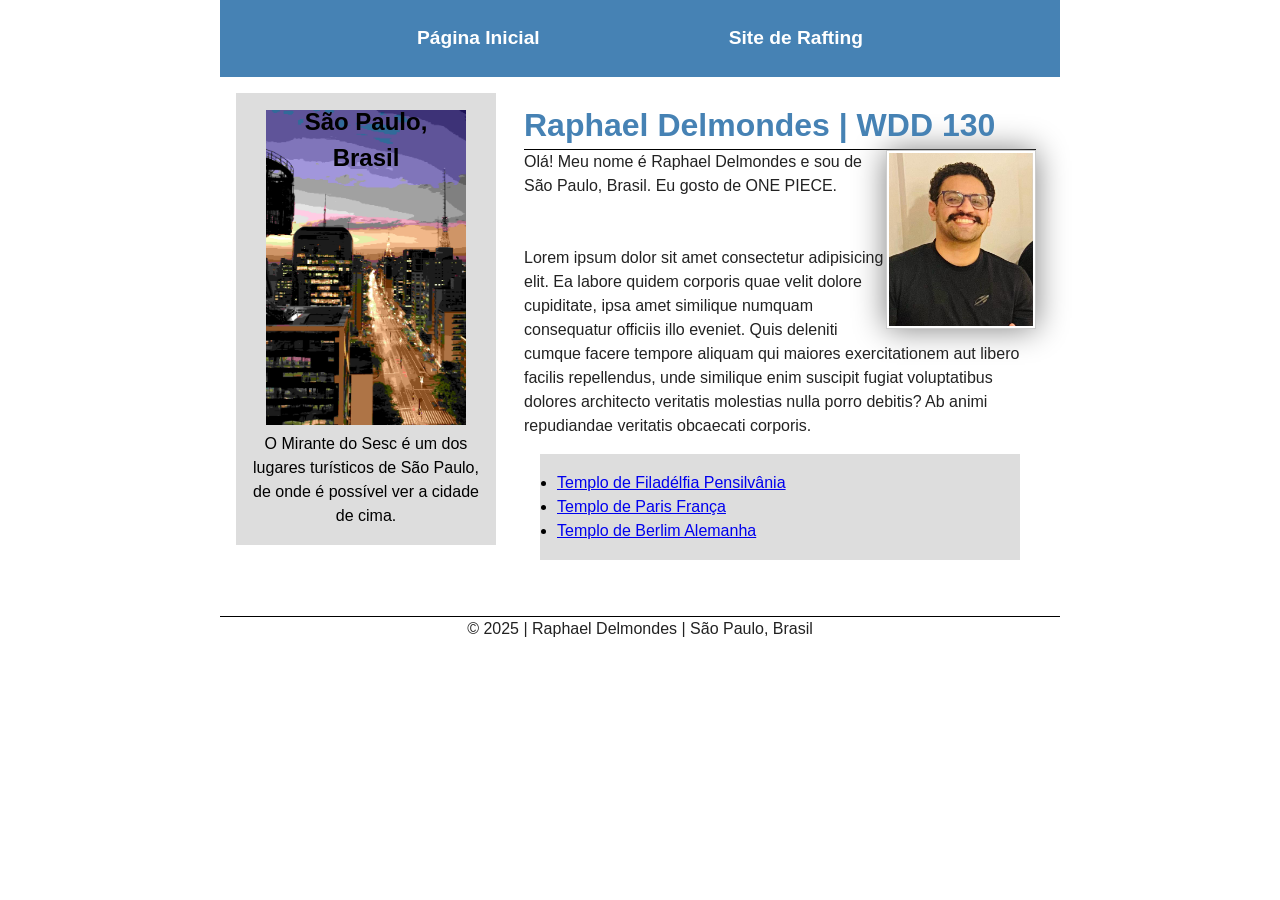
<file: index.html>
<!DOCTYPE html>
<html lang="pt-BR">

<head>
    <meta charset="UTF-8">
    <meta name="viewport" content="width=device-width, initial-scale=1.0">

    <title>Raphael Delmondes | WDD 130</title>

    <meta name="description"
        content="Olá! Meu nome é Raphael Delmondes e sou de São Paulo, Brasil. Eu gosto de ONE PIECE.">

    <meta name="author" content="Raphael Delmondes">

    <!-- CSS -->
    <link rel="stylesheet" href="estilos/estilos.css">
</head>

<body>

    <header>
        <nav>
            <a href="#">Página Inicial</a>
            <a href="wwr/">Site de Rafting</a>
        </nav>
    </header>

    <div class="grid">

        <aside class="caixa">

            <h2>São Paulo, Brasil</h2>

            <img src="imagens/mirantedosesc.jpg" alt="Vista do Mirante do Sesc em São Paulo">

            <p>
                O Mirante do Sesc é um dos lugares turísticos de São Paulo,
                de onde é possível ver a cidade de cima.
            </p>

        </aside>

        <main>

            <h1>Raphael Delmondes | WDD 130</h1>

            <img src="imagens/perfil.jpeg" alt="Foto de Raphael Delmondes">

            <p>
                Olá! Meu nome é Raphael Delmondes e sou de São Paulo, Brasil.
                Eu gosto de ONE PIECE.
            </p>

            <br><br>

            <p>
                Lorem ipsum dolor sit amet consectetur adipisicing elit. Ea labore quidem corporis quae velit dolore
                cupiditate, ipsa amet similique numquam consequatur officiis illo eveniet. Quis deleniti cumque facere
                tempore aliquam qui maiores exercitationem aut libero facilis repellendus, unde similique enim suscipit
                fugiat voluptatibus dolores architecto veritatis molestias nulla porro debitis? Ab animi repudiandae
                veritatis obcaecati corporis.
            </p>

            <ul class="caixa">

                <li>
                    <a href="https://www.churchofjesuschrist.org/temples/details/philadelphia-pennsylvania-temple"
                        target="_blank">
                        Templo de Filadélfia Pensilvânia
                    </a>
                </li>

                <li>
                    <a href="https://www.churchofjesuschrist.org/temples/details/paris-france-temple" target="_blank">
                        Templo de Paris França
                    </a>
                </li>

                <li>
                    <a href="https://www.churchofjesuschrist.org/temples/details/lima-peru-los-olivos-temple"
                        target="_blank">
                        Templo de Berlim Alemanha
                    </a>
                </li>

            </ul>

        </main>

    </div>

    <footer>
        <p>&copy; 2025 | Raphael Delmondes | São Paulo, Brasil</p>
    </footer>

</body>

</html>
</file>
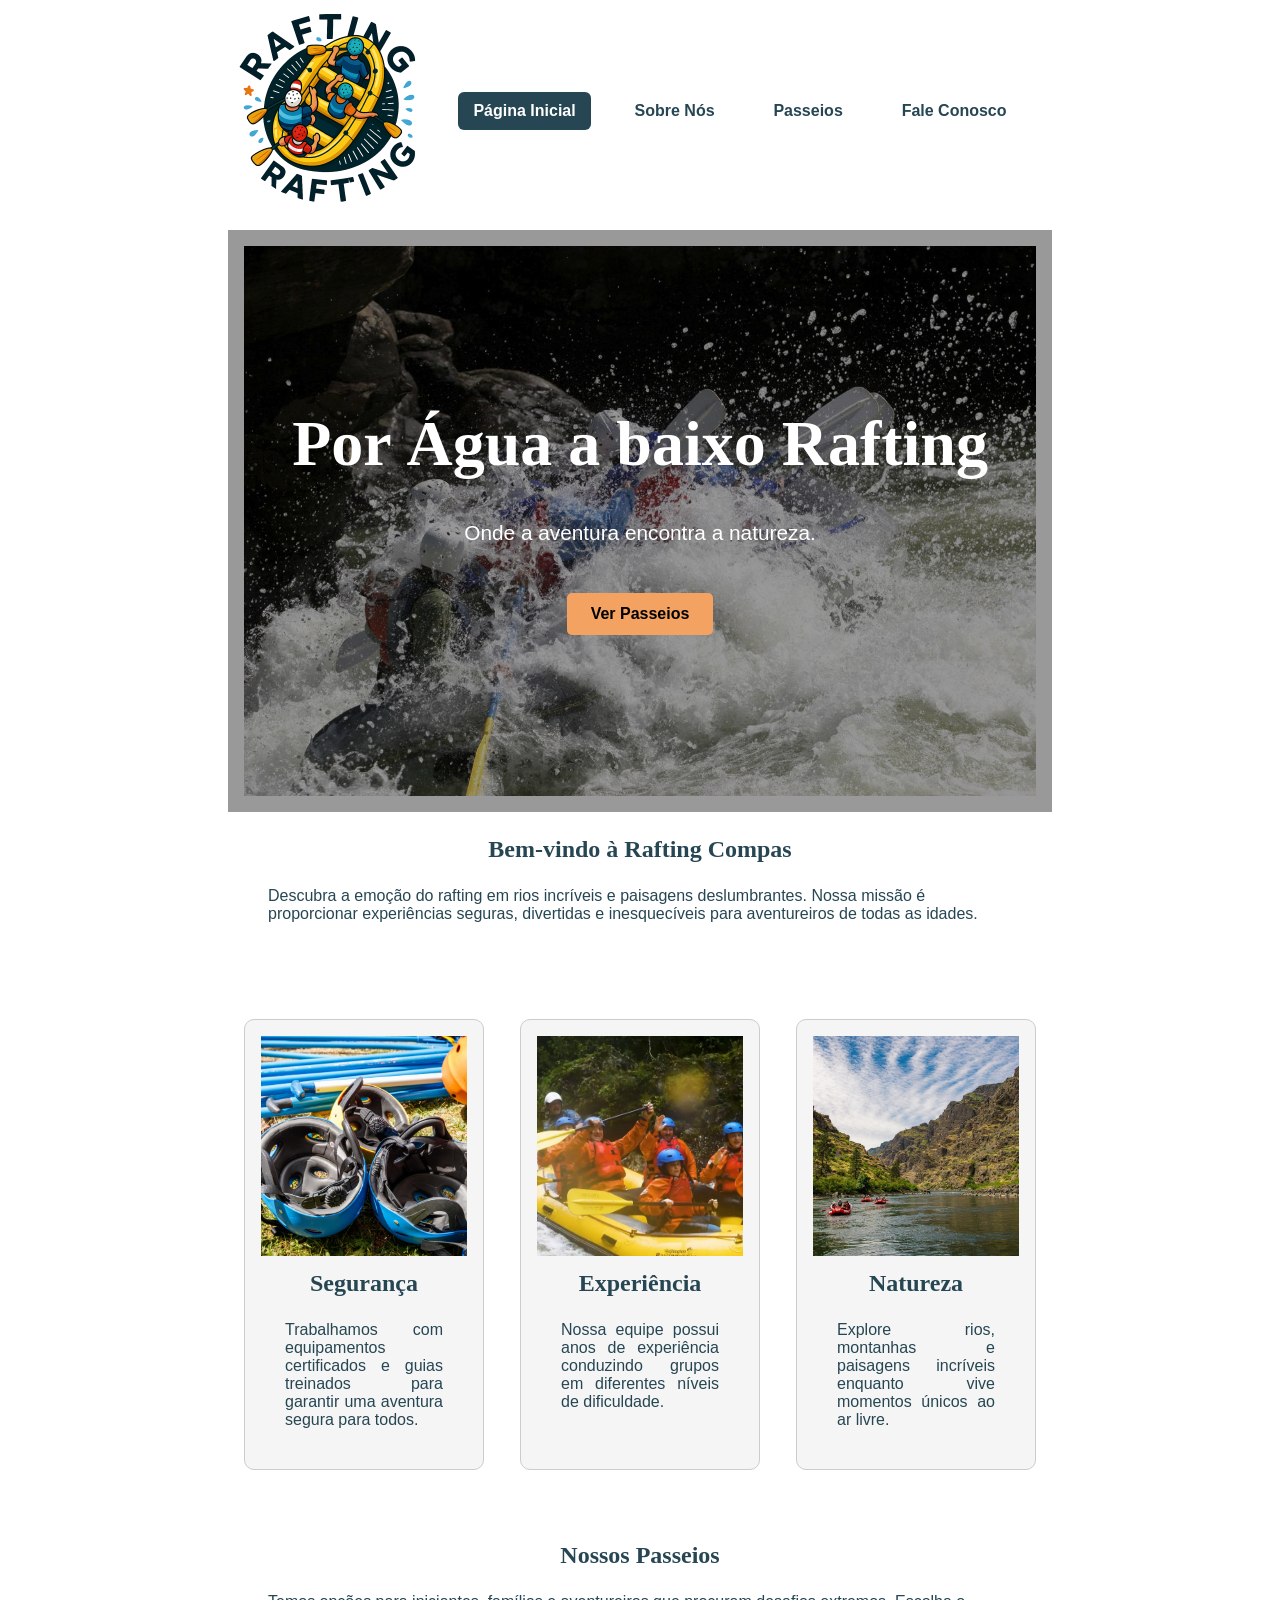
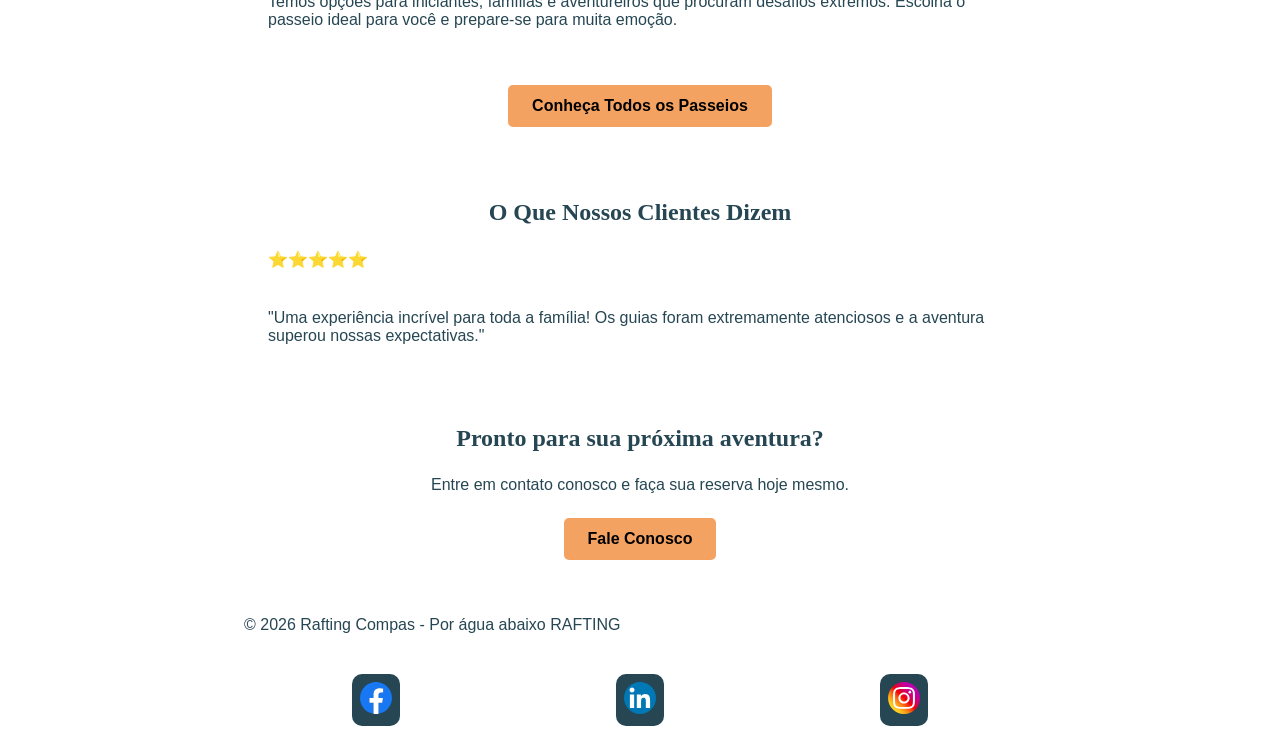
<file: wwr/index.html>
<!DOCTYPE html>
<html lang="pt-br">

<head>
    <meta charset="UTF-8">
    <meta name="viewport" content="width=device-width, initial-scale=1.0">
    <meta name="description"
        content="Rafting Compas - Viva aventuras inesquecíveis em meio à natureza com segurança, diversão e muita adrenalina.">
    <meta name="author" content="Raphael Delmondes">

    <title>Rafting Compas | Página Inicial</title>

    <link rel="stylesheet" href="estilos/rafting.css">
</head>

<body>

    <header>
        <img src="imagens/raftingcompas.png" alt="Logotipo da Rafting Compas">

        <nav>
            <a href="index.html" class="ativo">Página Inicial</a>
            <a href="sobre.html">Sobre Nós</a>
            <a href="passeios.html">Passeios</a>
            <a href="contato.html">Fale Conosco</a>
        </nav>
    </header>

    <main>

        <!-- Hero Principal -->
        <section class="hero-home">
            <img src="imagens/aventura2.jpg" alt="Grupo praticando rafting">

            <div class="overlay">
                <h1>Por Água a baixo Rafting</h1>
                <p>Onde a aventura encontra a natureza.</p>

                <a href="passeios.html" class="botao">
                    Ver Passeios
                </a>
            </div>
        </section>
        <!-- Boas-vindas -->
        <section>
            <h2>Bem-vindo à Rafting Compas</h2>

            <p>
                Descubra a emoção do rafting em rios incríveis e paisagens
                deslumbrantes. Nossa missão é proporcionar experiências
                seguras, divertidas e inesquecíveis para aventureiros de
                todas as idades.
            </p>
        </section>

        <!-- Destaques -->
        <section class="passeios-grid">

            <article class="passeio">
                <img src="imagens/indexseguranca.jpg" alt="Equipamentos de segurança">

                <h2>Segurança</h2>

                <p>
                    Trabalhamos com equipamentos certificados e guias
                    treinados para garantir uma aventura segura para todos.
                </p>
            </article>

            <article class="passeio">
                <img src="imagens/indexexp.jpg" alt="Equipe de rafting">

                <h2>Experiência</h2>

                <p>
                    Nossa equipe possui anos de experiência conduzindo
                    grupos em diferentes níveis de dificuldade.
                </p>
            </article>

            <article class="passeio">
                <img src="imagens/indexnatureza.jpg" alt="Paisagem natural">

                <h2>Natureza</h2>

                <p>
                    Explore rios, montanhas e paisagens incríveis enquanto
                    vive momentos únicos ao ar livre.
                </p>
            </article>

        </section>

        <!-- Passeios em destaque -->
        <section>
            <h2>Nossos Passeios</h2>

            <p>
                Temos opções para iniciantes, famílias e aventureiros que
                procuram desafios extremos. Escolha o passeio ideal para você
                e prepare-se para muita emoção.
            </p>

            <div class="cta">
                <a href="passeios.html" class="botao">
                    Conheça Todos os Passeios
                </a>
            </div>
        </section>

        <!-- Depoimento -->
        <section>
            <h2>O Que Nossos Clientes Dizem</h2>

            <p>
                ⭐⭐⭐⭐⭐
            </p>

            <p>
                "Uma experiência incrível para toda a família! Os guias foram
                extremamente atenciosos e a aventura superou nossas expectativas."
            </p>
        </section>

        <!-- Chamada Final -->
        <section class="cta">
            <h2>Pronto para sua próxima aventura?</h2>

            <p>
                Entre em contato conosco e faça sua reserva hoje mesmo.
            </p>

            <a href="contato.html" class="botao">
                Fale Conosco
            </a>
        </section>

    </main>

    <footer>
        <p>&copy; 2026 Rafting Compas - Por água abaixo RAFTING</p>

        <nav class="redes-sociais">
            <a href="https://www.facebook.com/" target="_blank">
                <img src="imagens/facebook.svg" alt="Facebook">
            </a>

            <a href="https://www.linkedin.com/" target="_blank">
                <img src="imagens/linkedin.svg" alt="LinkedIn">
            </a>

            <a href="https://www.instagram.com/" target="_blank">
                <img src="imagens/instagram.svg" alt="Instagram">
            </a>
        </nav>
    </footer>

</body>

</html>
</file>
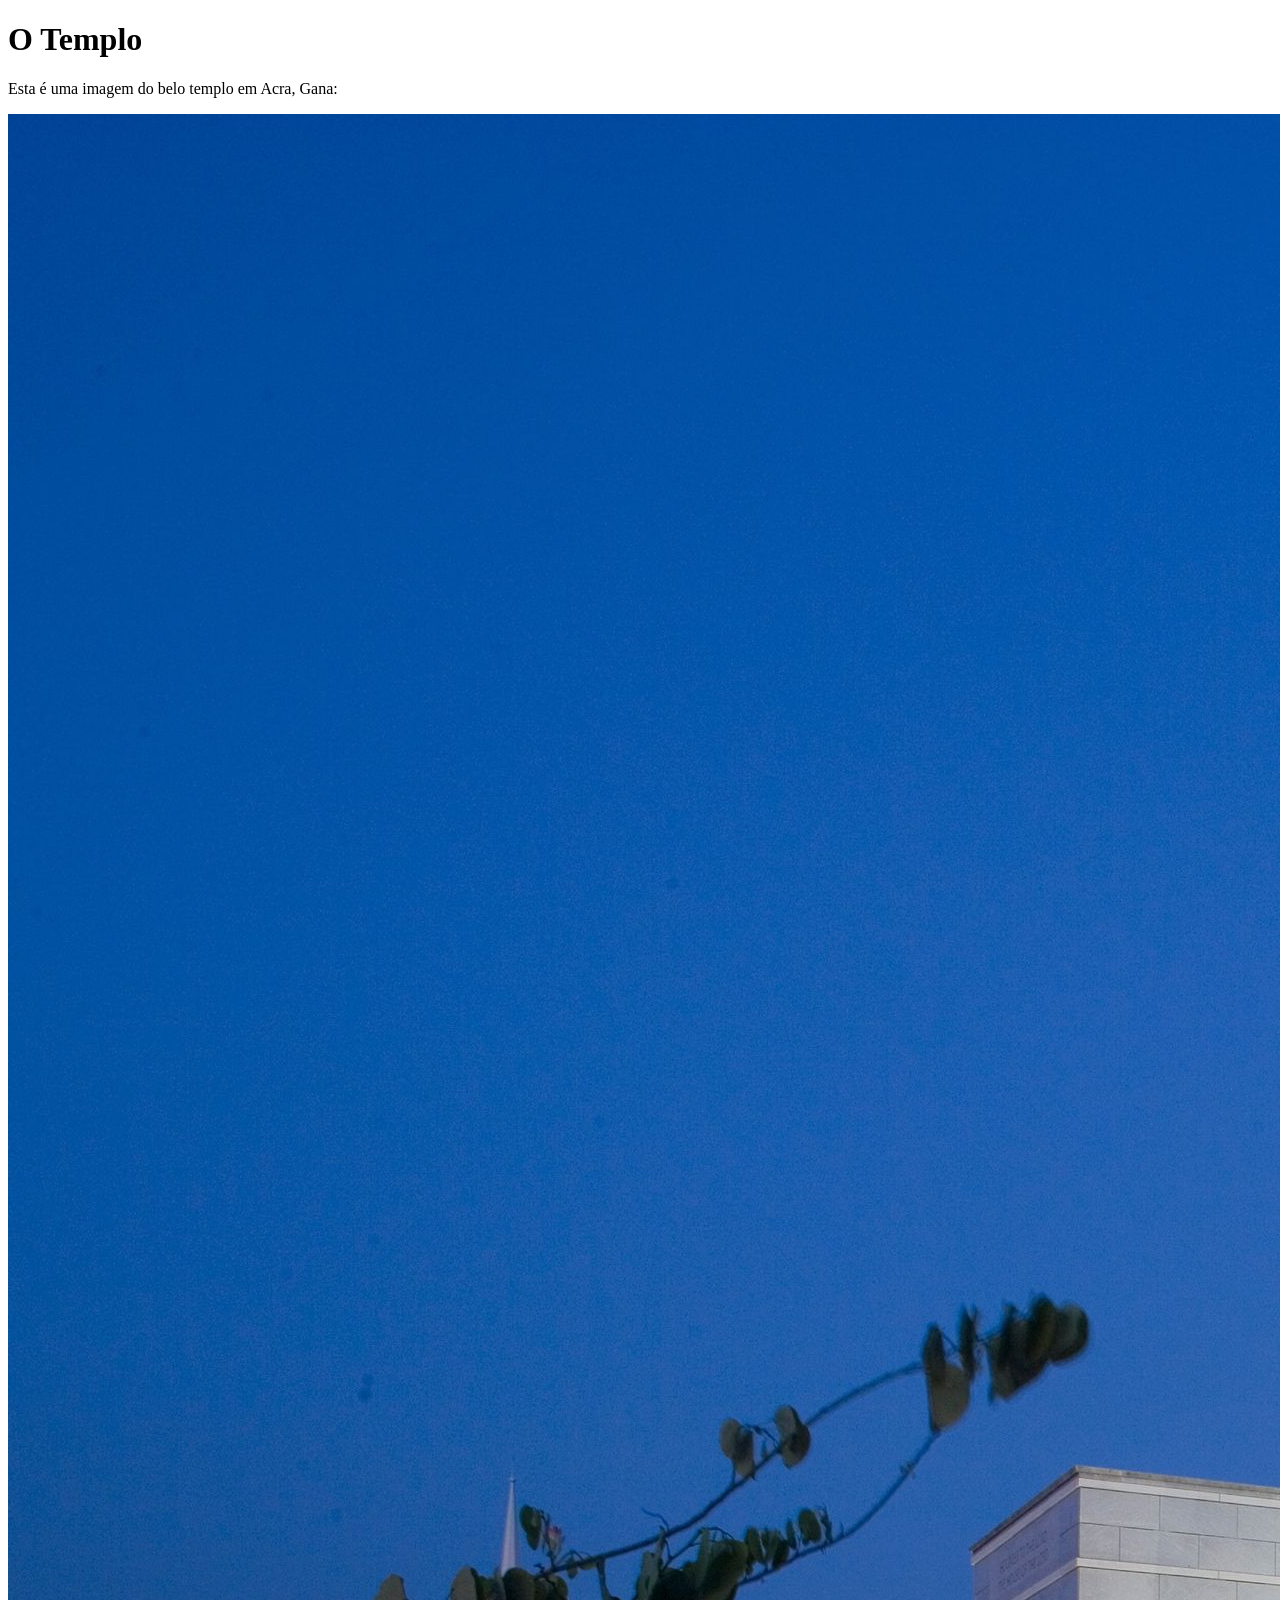
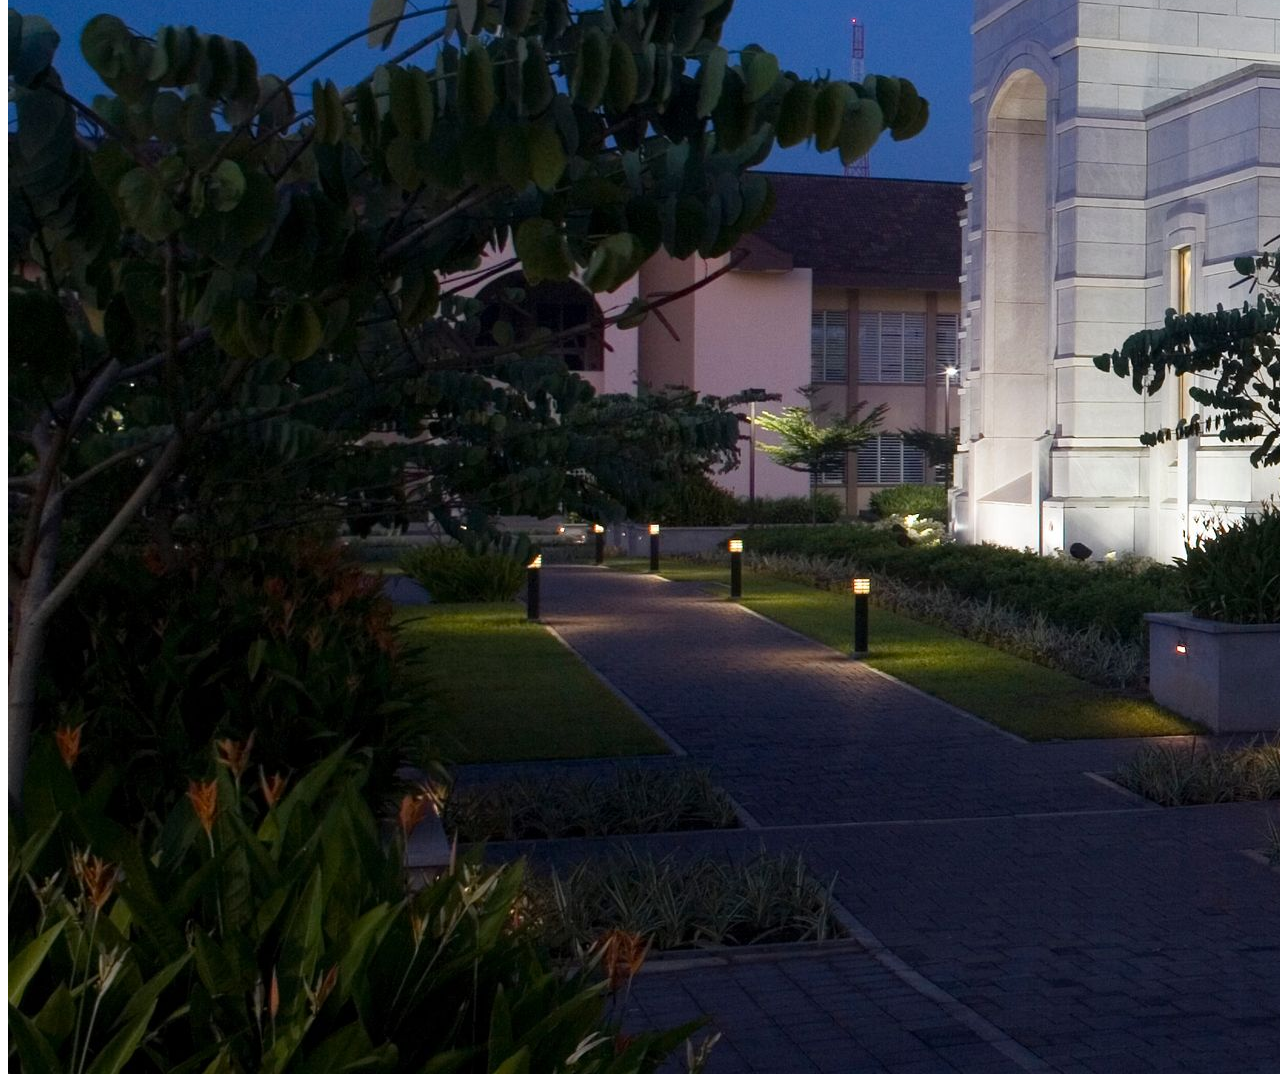
<file: semana01/imagens.html>
<!DOCTYPE html>
<html lang="pt-br">
<head>
    <meta charset="UTF-8">
    <meta name="viewport" content="width=device-width, initial-scale=1.0">
    <title>Imagem do Templo</title>
</head>
<body>
    <h1>O Templo</h1>
    <p>Esta é uma imagem do belo templo em Acra, Gana:</p>
    <img src="imagens/templo-largo.jpeg" alt="O Templo de Acra, Gana">
    
</body>
</html>
</file>
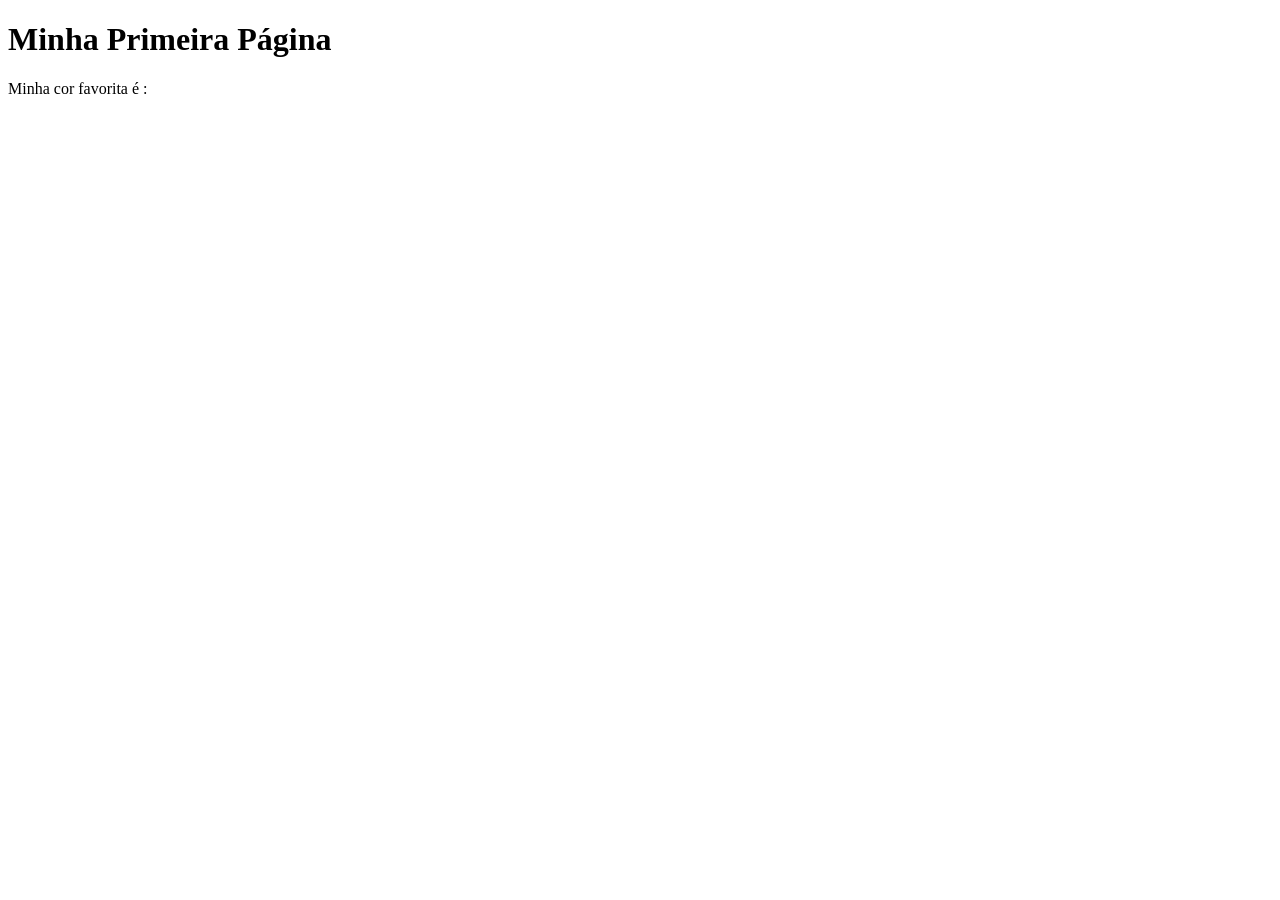
<file: semana01/primeira-pagina.html>
<!DOCTYPE html>
<html lang="pt-br">
<head>
    <meta charset="UTF-8">
    <meta name="viewport" content="width=device-width, initial-scale=1.0">
    <title>Minha Primeira Página</title>
</head>
<body>
    <h1>Minha Primeira Página</h1>
    <p>Minha cor favorita é : </p>
</body>
</html>
</file>
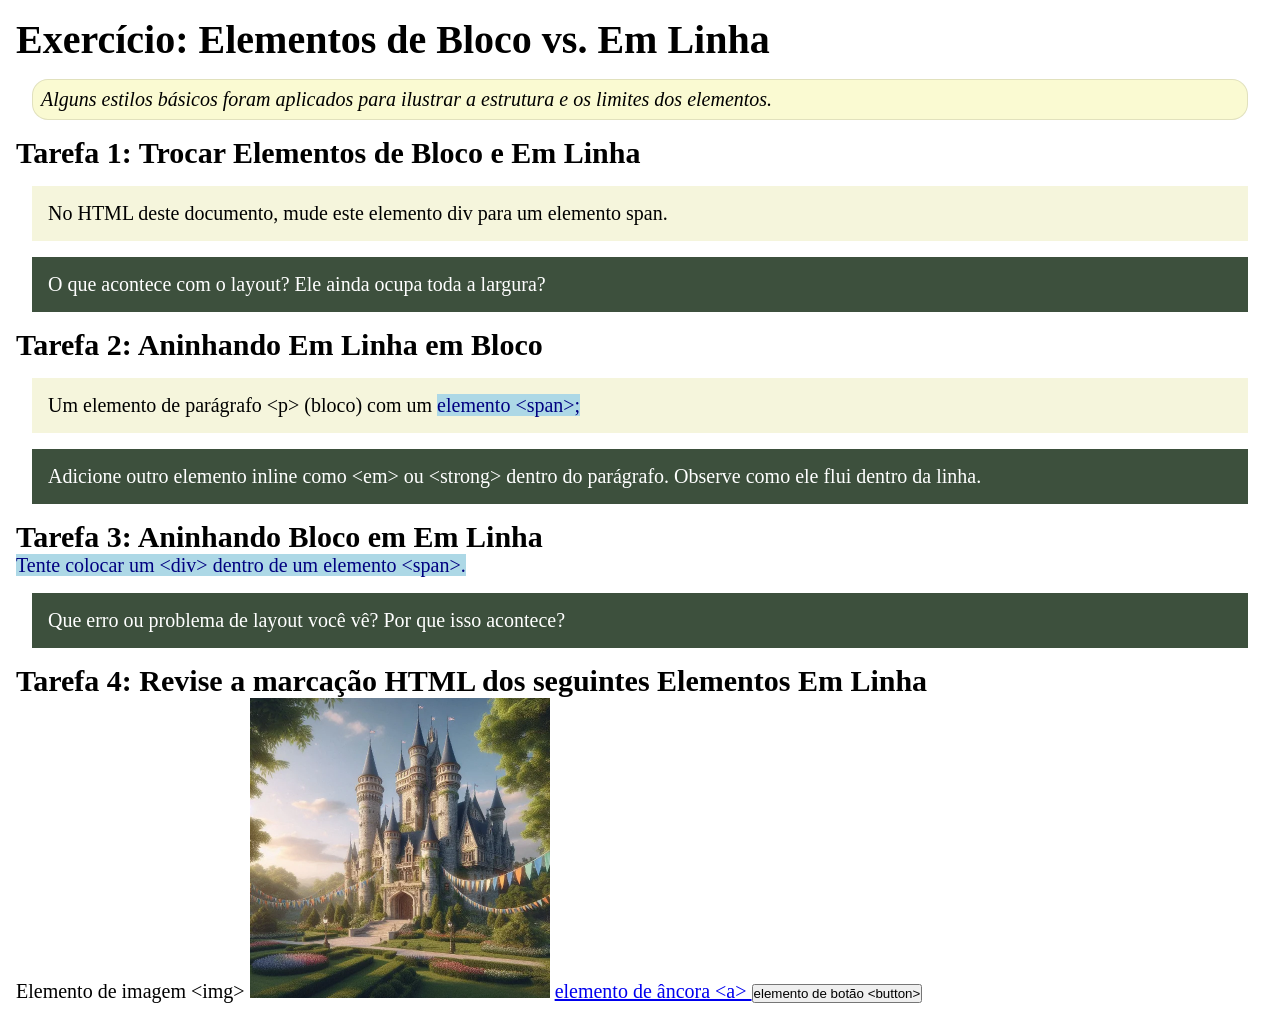
<file: semana02/bloco-vs-inline.html>
<!DOCTYPE html>
<html lang="pt-br">

<head>
    <meta charset="UTF-8">
    <meta name="viewport" content="width=device-width, initial-scale=1.0">
    <title>Exercício: Elementos de Bloco vs. Inline</title>
    <link rel="stylesheet" href="estilos/bloco-vs-inline.css">
</head>

<body>
    <main>
        <h1>Exercício: Elementos de Bloco vs. Em Linha</h1>
        <p class="note">Alguns estilos básicos foram aplicados para ilustrar a estrutura e os limites dos elementos.</p>

        <h2>Tarefa 1: Trocar Elementos de Bloco e Em Linha</h2>
        <div>No HTML deste documento, mude este elemento div para um elemento span.</div>

        <p class="question">O que acontece com o layout? Ele ainda ocupa toda a largura?</p>

        <h2>Tarefa 2: Aninhando Em Linha em Bloco</h2>
        <p>Um elemento de parágrafo &lt;p&gt; (bloco) com um <span>elemento &lt;span&gt;;</span></p>
        <p class="question">Adicione outro elemento inline como &lt;em&gt; ou &lt;strong&gt; dentro do parágrafo.
            Observe como ele flui dentro da linha.</p>

        <h2>Tarefa 3: Aninhando Bloco em Em Linha</h2>
        <span>Tente colocar um &lt;div&gt; dentro de um elemento &lt;span&gt;.</span>
        <p class="question">Que erro ou problema de layout você vê? Por que isso acontece?</p>


        <h2>Tarefa 4: Revise a marcação HTML dos seguintes Elementos Em Linha</h2>
        Elemento de imagem &lt;img&gt;
        <img src="imagens/castelo.webp" alt="imagem (imagens estão em linha)" width="300" height="300">
        <a href="https://churchofjesuschrist.org">elemento de âncora &lt;a&gt; </a>
        <button type="button">elemento de botão &lt;button&gt;</button>
    </main>
</body>

</html>
</file>
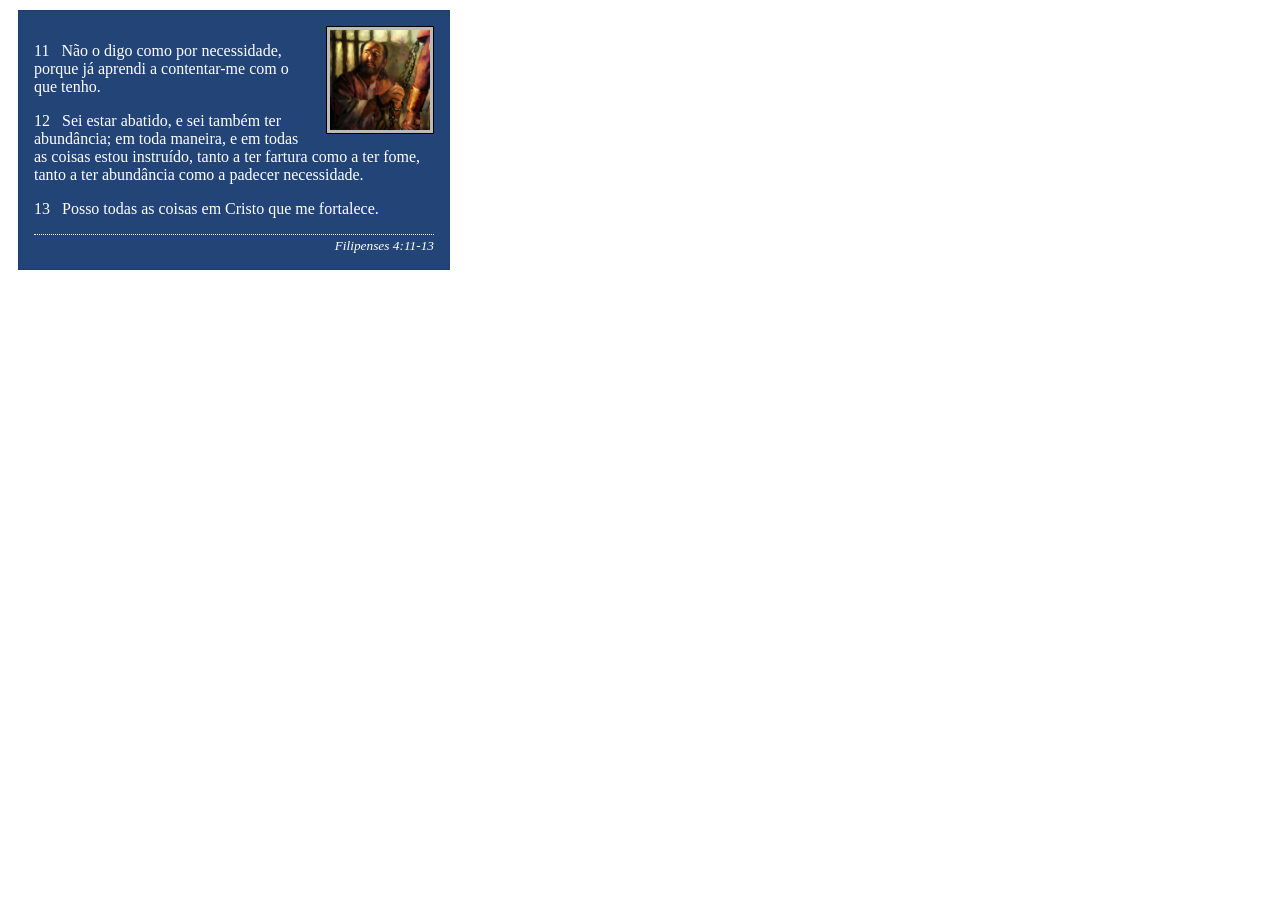
<file: semana02/box-model-solucao.html>
<!DOCTYPE html>
<html lang="pt-br">

<head>
    <meta charset="UTF-8">
    <meta name="viewport" content="width=device-width, initial-scale=1.0">
    <title>Atividade de Box Model</title>
    <link rel="stylesheet" href="estilos/box-model-solucao.css">
</head>

<body>
    <main>
        <div class="callout">
            <img src="imagens/apostolo-paulo-preso.webp" alt="Apóstolo Paulo - Preso em Roma" width="200" height="200">
            <blockquote>
                <p>11 &nbsp; Não o digo como por necessidade, porque já aprendi a contentar-me com o que tenho.</p>
                <p>12 &nbsp; Sei estar abatido, e sei também ter abundância; em toda maneira, e em todas as coisas estou
                    instruído, tanto a ter fartura como a ter fome, tanto a ter abundância como a padecer necessidade.
                </p>
                <p>13 &nbsp; Posso todas as coisas em Cristo que me fortalece.</p>
            </blockquote>
            <cite>Filipenses 4:11-13</cite>
        </div>
    </main>
</body>

</html>
</file>
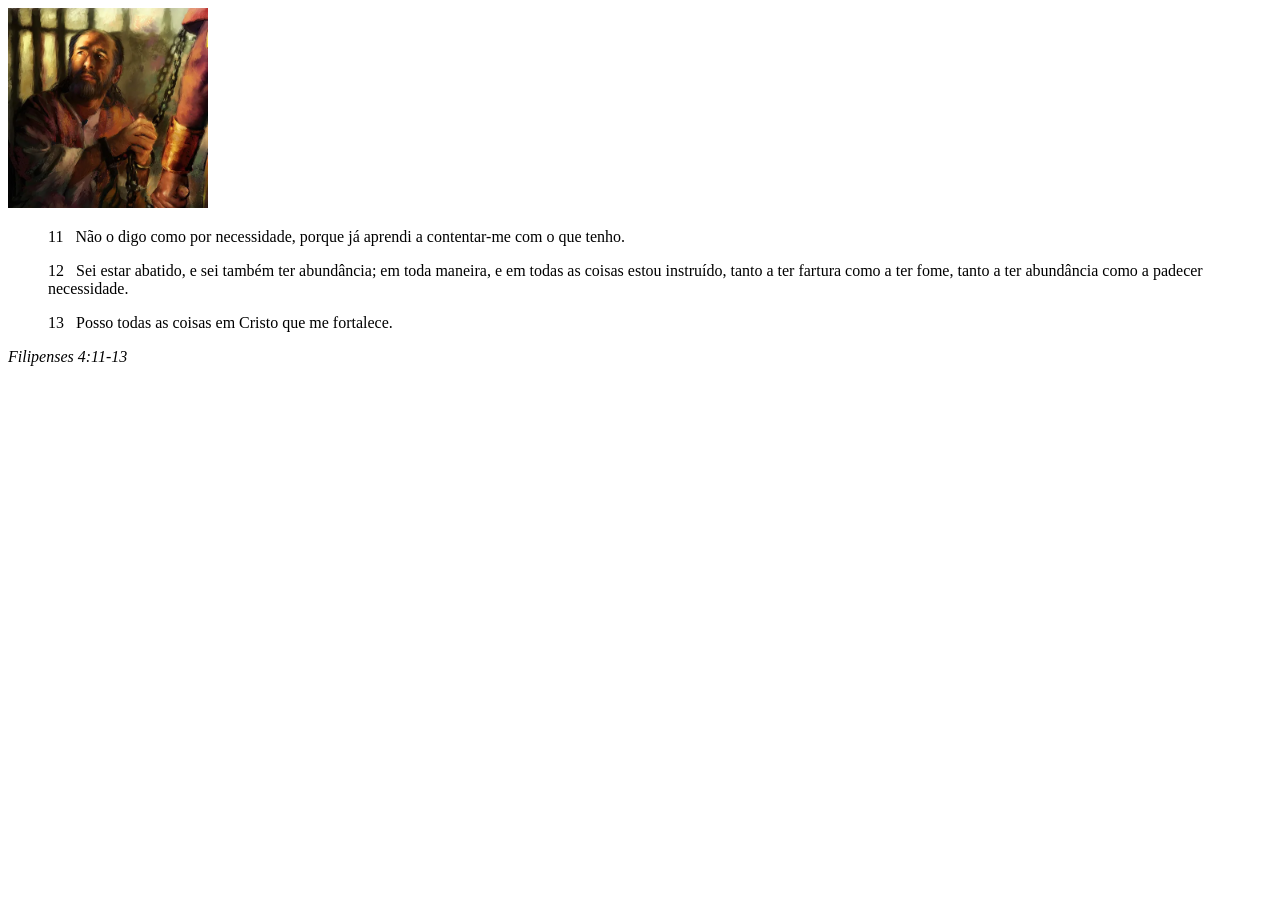
<file: semana02/box-model.html>
<!DOCTYPE html>
<html lang="pt-br">
<head>
    <meta charset="UTF-8">
    <meta name="viewport" content="width=device-width, initial-scale=1.0">
    <title>Atividade de Box Model</title>
</head>
<body>
    <main>
        <div class="callout">
            <img src="imagens/apostolo-paulo-preso.webp" alt="Apóstolo Paulo - Preso em Roma" width="200" height="200">
            <blockquote>
                <p>11 &nbsp; Não o digo como por necessidade, porque já aprendi a contentar-me com o que tenho.</p>
                <p>12 &nbsp; Sei estar abatido, e sei também ter abundância; em toda maneira, e em todas as coisas estou instruído, tanto a ter fartura como a ter fome, tanto a ter abundância como a padecer necessidade.</p>
                <p>13 &nbsp; Posso todas as coisas em Cristo que me fortalece.</p>
            </blockquote>
            <cite>Filipenses 4:11-13</cite>
        </div>
    </main>
</body>
</html>
</file>
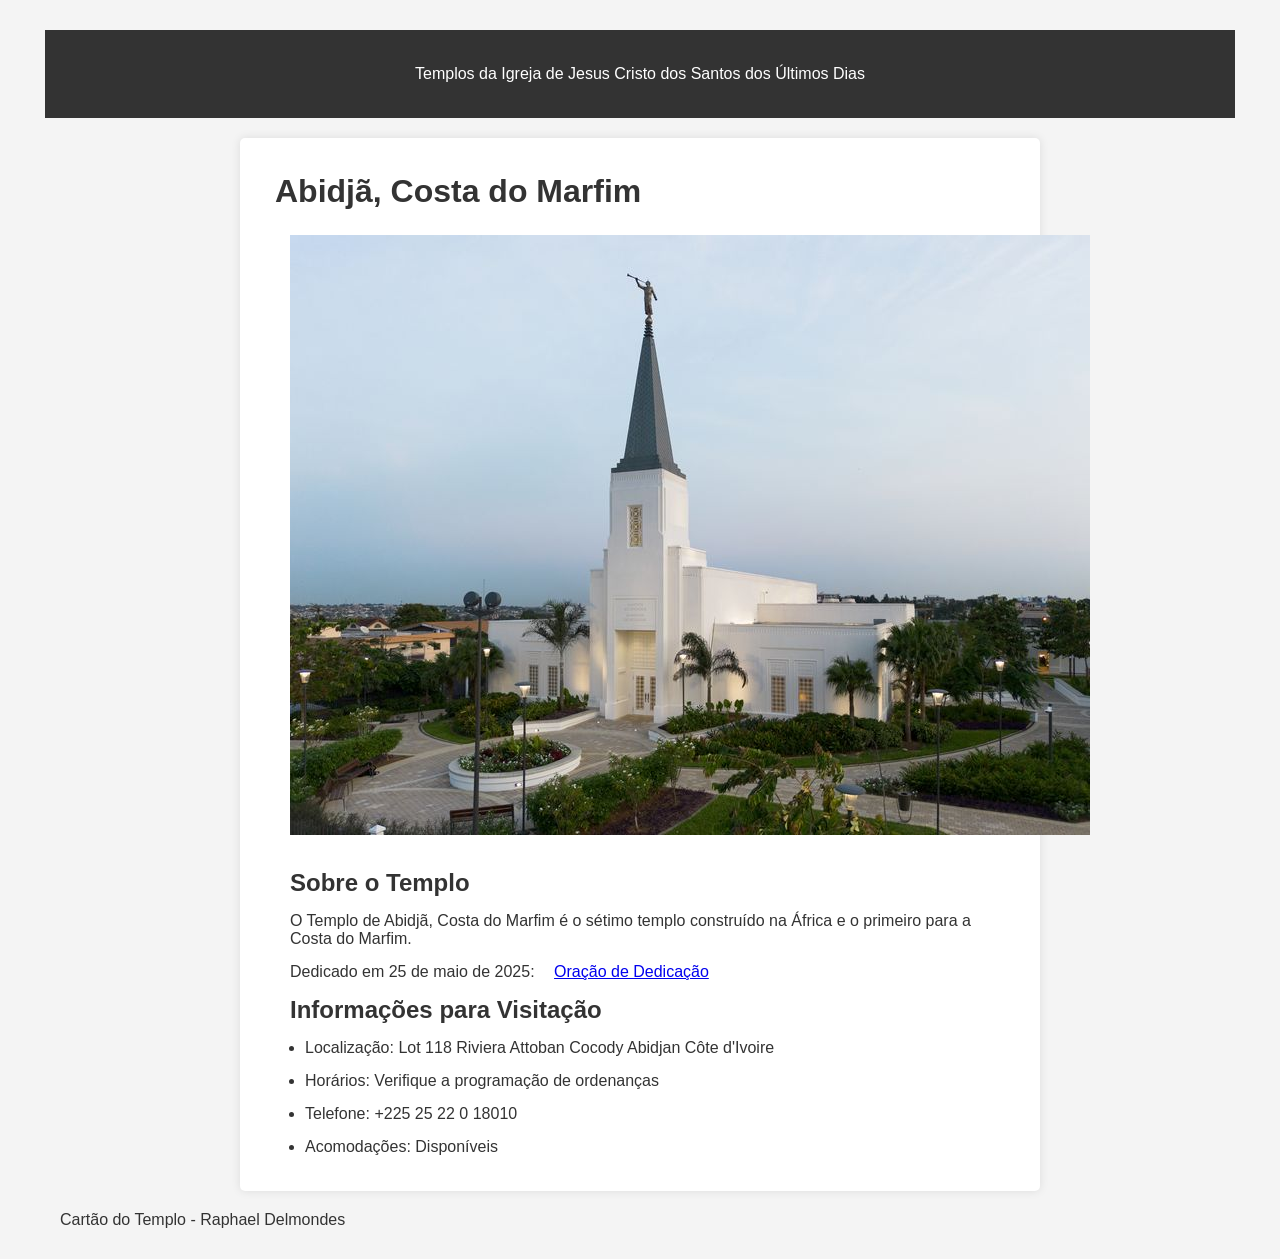
<file: semana02/templo.html>
<!DOCTYPE html>
<html lang="pt-br">

<head>
    <meta charset="UTF-8">
    <meta name="viewport" content="width=device-width, initial-scale=1.0">
    <title>Cartão do Templo - Abidjã, Costa do Marfim</title>
    <link rel="stylesheet" href="estilos/templo.css">
</head>

<body>
    <header>
        <p>Templos da Igreja de Jesus Cristo dos Santos dos Últimos Dias</p>
    </header>
    <main>
        <h1>Abidjã, Costa do Marfim</h1>
        <picture>
            <img src="imagens/abidja-costa-do-marfim.jpeg" alt="Templo de Abidjã, Costa do Marfim">
        </picture>
        <section>
            <h2>Sobre o Templo</h2>
            <p>O Templo de Abidjã, Costa do Marfim é o sétimo templo construído na África e o primeiro para a Costa do Marfim.</p>
            <p>Dedicado em 25 de maio de 2025: <a
                    href="https://www.churchofjesuschrist.org/temples/dedicatory-prayer/abidjan-ivory-coast-temple/2025-05-25?lang=eng"
                    target="_blank" rel="noopener noreferrer">Oração de Dedicação</a></p>
        </section>
        <section>
            <h2>Informações para Visitação</h2>
            <ul>
                <li>Localização: Lot 118 Riviera Attoban Cocody Abidjan Côte d'Ivoire</li>
                <li>Horários: Verifique a programação de ordenanças</li>
                <li>Telefone: +225 25 22 0 18010</li>
                <li>Acomodações: Disponíveis</li>
            </ul>
        </section>
    </main>
    <footer>
        <p>Cartão do Templo - Raphael Delmondes</p>
    </footer>
</body>

</html>
</file>
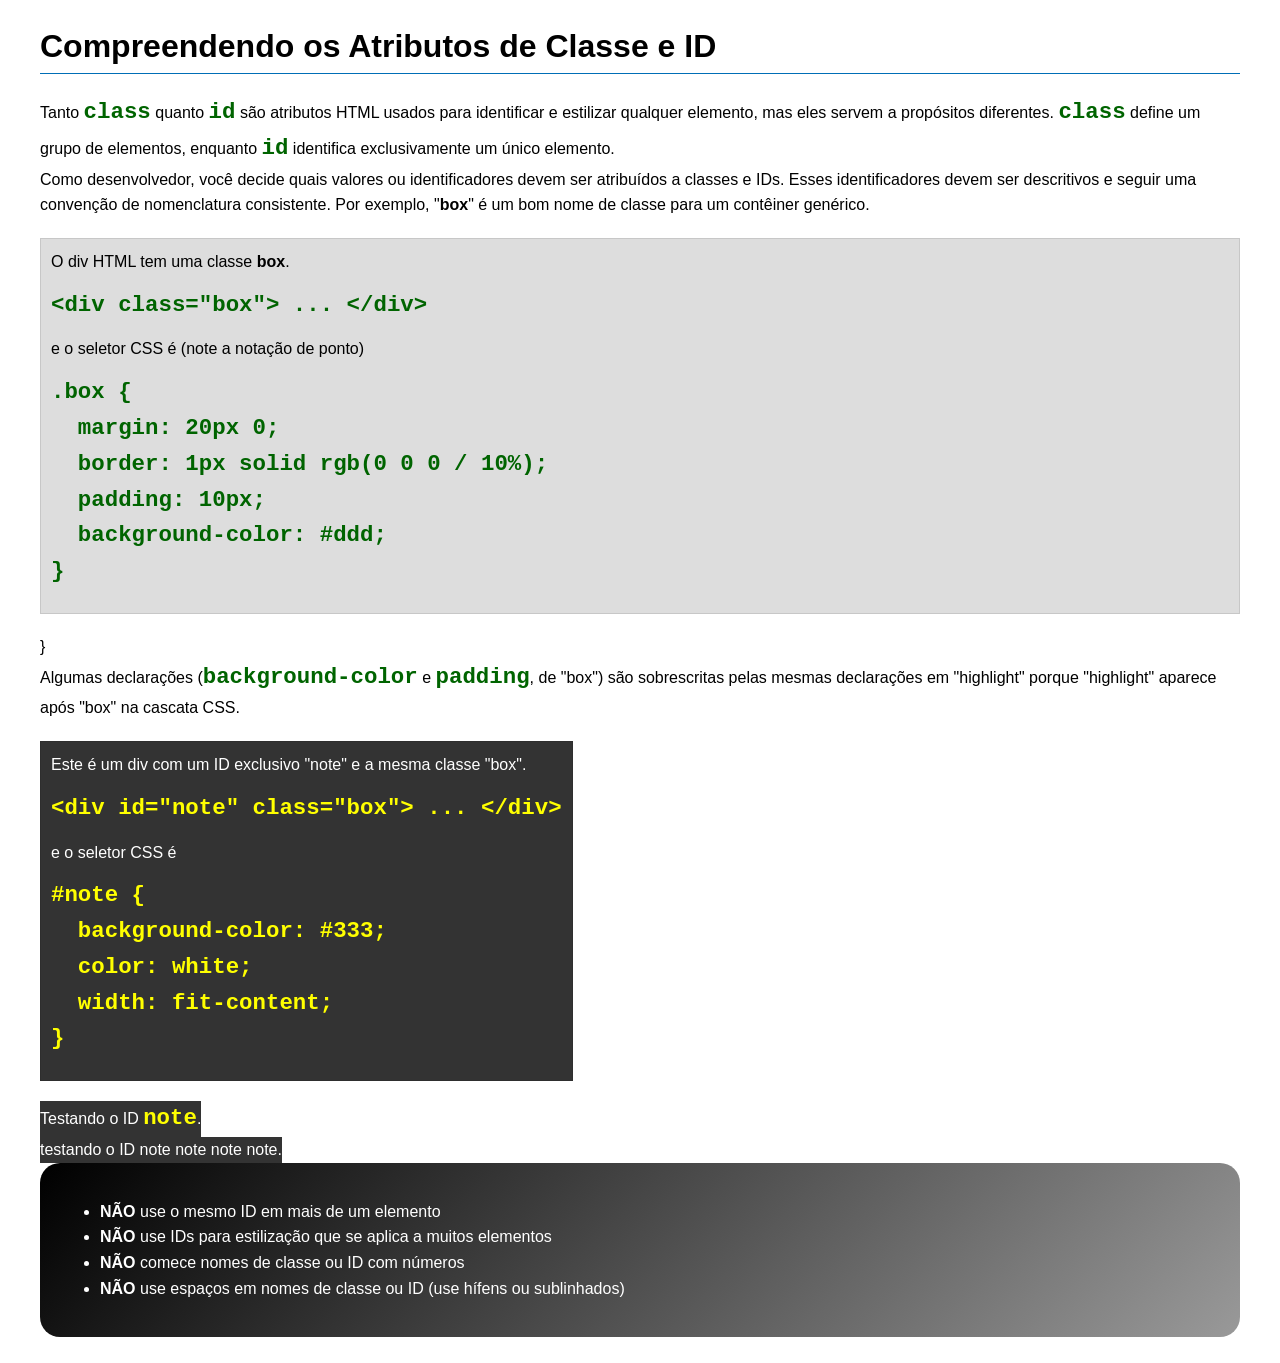
<file: semana03/classe-e-id.html>
<!DOCTYPE html>
<html lang="pt-br">

<head>
    <meta charset="UTF-8">
    <meta name="viewport" content="width=device-width, initial-scale=1.0">
    <title>Atributos de Classe vs ID</title>
    <link rel="stylesheet" href="estilos/classe-e-id.css">
</head>

<body>
    <h1>Compreendendo os Atributos de Classe e ID</h1>
    <p>Tanto <code>class</code> quanto <code>id</code> são atributos HTML usados para identificar e estilizar qualquer
        elemento, mas eles servem a propósitos diferentes. <code>class</code> define um grupo de elementos, enquanto
        <code>id</code> identifica exclusivamente um único elemento.
    </p>
    <p>Como desenvolvedor, você decide quais valores ou identificadores devem ser atribuídos a classes e IDs. Esses
        identificadores devem ser descritivos e seguir uma convenção de nomenclatura consistente. Por exemplo,
        "<strong>box</strong>" é um bom nome de classe para um contêiner genérico.</p>
    <div class="box">
        <p>O div HTML tem uma classe <strong>box</strong>.</p>
        <pre><code class="html">&lt;div class="box"&gt; ... &lt;/div&gt;</code></pre>
        e o seletor CSS é (note a notação de ponto)
        <pre><code class="css">.box {
  margin: 20px 0;
  border: 1px solid rgb(0 0 0 / 10%);
  padding: 10px;
  background-color: #ddd; 
}</code></pre>
    </div>


    <!--<div class="box highlight">
        <p>Este div tem duas classes atribuídas: <strong>box</strong> e <strong>highlight</strong>. Portanto, o div terá
            os estilos de ambas as classes aplicados.</p>
        <pre><code class="html">&lt;div class="box highlight"&gt; ... &lt;/div&gt;</code></pre>
        e o seletor CSS para highlight é
        <pre><code class="css">.highlight {  
    background-color: #efefaa;
    border-radius: 25px;
    padding: 25px;-->

    }</code></pre>
    <p>Algumas declarações (<code>background-color</code> e <code>padding</code>, de "box") são sobrescritas pelas
        mesmas declarações em "highlight" porque "highlight" aparece após "box" na cascata CSS.</p>
    </div>

    <div id="note" class="box">
        <p>Este é um div com um ID exclusivo "note" e a mesma classe "box".</p>
        <pre><code class="html">&lt;div id="note" class="box"&gt; ... &lt;/div&gt;</code></pre>
        e o seletor CSS é
        <pre><code class="css">#note {
  background-color: #333;
  color: white;
  width: fit-content;
}</code></pre>
    </div>

    <div id="note">
        <p>Testando o ID <code>note</code>.</p>
    </div>

    <div id="note">
        <p> testando o ID note note note note. </p>
    </div>

    <section id="melhor-pratica">
        <ul>
            <li><strong>NÃO</strong> use o mesmo ID em mais de um elemento</li>
            <li><strong>NÃO</strong> use IDs para estilização que se aplica a muitos elementos</li>
            <li><strong>NÃO</strong> comece nomes de classe ou ID com números</li>
            <li><strong>NÃO</strong> use espaços em nomes de classe ou ID (use hífens ou sublinhados)</li>
        </ul>
    </section>

    <br>

</body>

</html>
</file>
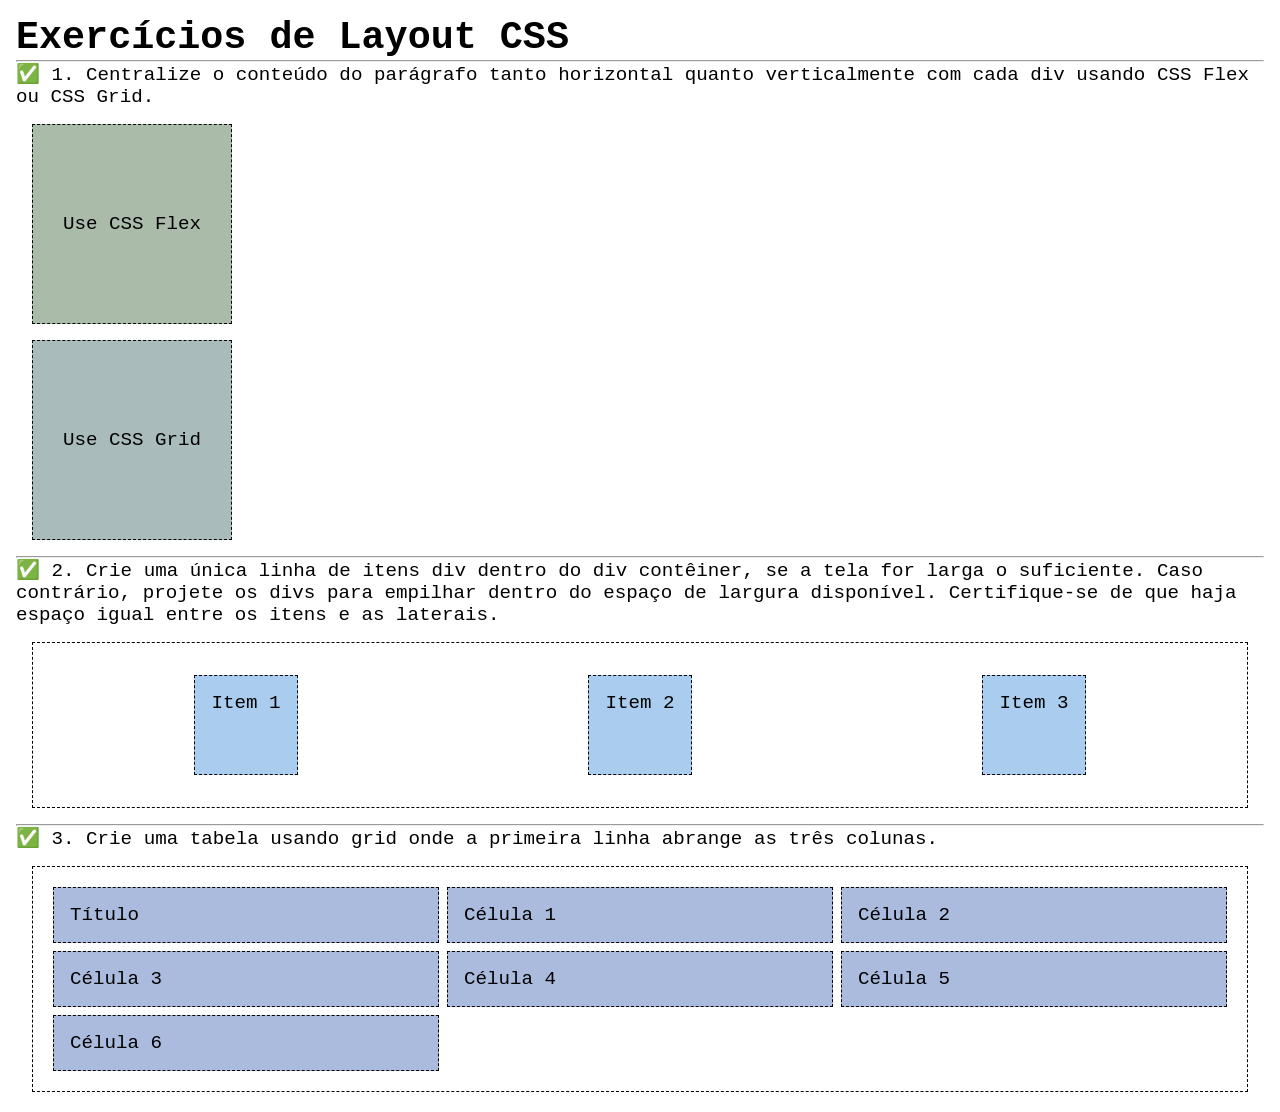
<file: semana04/exercicios-layout.html>
<!DOCTYPE html>
<html lang="pt-br">

<head>
    <meta charset="UTF-8">
    <meta name="viewport" content="width=device-width, initial-scale=1.0">
    <title>Exercícios de Layout CSS</title>
    <link rel="stylesheet" href="estilos/solucoes-dos-exercicios-de-layout.css">
</head>

<body>
    <main>
        <h1>Exercícios de Layout CSS</h1>
        <hr>
        <p>✅ 1. Centralize o conteúdo do parágrafo tanto horizontal quanto verticalmente com cada div usando CSS Flex ou
            CSS Grid.
        </p>
        <div class="one flex">
            <p>Use CSS Flex</p>
        </div>
        <div class="one grid">
            <p>Use CSS Grid</p>
        </div>
        <hr>
        <p>✅ 2. Crie uma única linha de itens div dentro do div contêiner, se a tela for larga o suficiente. Caso
            contrário, projete os
            divs para empilhar dentro do espaço de largura disponível. Certifique-se de que haja espaço igual entre os
            itens e as laterais.</p>
        <div class="container2">
            <div class="dois">
                <p>Item 1</p>
            </div>
            <div class="dois">
                <p>Item 2</p>
            </div>
            <div class="dois">
                <p>Item 3</p>
            </div>
        </div>
        <hr>
        <p>✅ 3. Crie uma tabela usando grid onde a primeira linha abrange as três colunas. </p>
        <div class="container3">
            <div class="tres colunas-3">
                <p>Título</p>
            </div>
            <div class="tres">
                <p>Célula 1</p>
            </div>
            <div class="tres">
                <p>Célula 2</p>
            </div>
            <div class="tres">
                <p>Célula 3</p>
            </div>
            <div class="tres">
                <p>Célula 4</p>
            </div>
            <div class="tres">
                <p>Célula 5</p>
            </div>
            <div class="tres">
                <p>Célula 6</p>
            </div>

        </div>
    </main>
</body>

</html>
</file>
<file: estilos/estilos.css>
* {
    margin: 0;
    padding: 0;
    box-sizing: border-box;
}

header,
footer,
.grid {
  max-width: 840px;
  margin: 0 auto;
}

body {
    font-size: 16px;
    font-family: Arial, Arial, Helvetica, sans-serif;
    line-height: 1.5;
    color: #222;
    background-color: #fff;
    margin: 0;
}

main {
    /*max-width: 800px;*/
}

nav {
    background-color: steelblue;
    padding: 1rem;
    display: flex;
    justify-content: space-evenly;
    align-items: center;


}

nav a {
    display: block;
    padding: 0.5rem;
    text-decoration: none;
    font-size: 1.2rem;
    font-weight: 700;
    color: #fff; /* abreviação para branco */

}
h1 {
    color: steelblue;
    border-bottom: 1px solid #000;
}


.grid {
    display: grid;
    grid-template-columns: 260px 1fr;
    gap: 20px;
    align-items: start;
}
    
main {
    margin: 1rem;
    padding: 0.5rem;
}
    
aside {
    width: 100%;
    position: relative;
    background-color: #f4f4f4;
    border: 1px solid rgba(0, 0, 0, 0.2);
    color: #333;
    text-align: center;
    padding: 1rem;
}


main img { 
    float: right;
    width: 150px;
    height: auto;
    border: 1px solid #ccc;
    padding: 2px;
    box-shadow: 0 0 30px gray}

p {
    padding: 0;
}

aside img {
    width: 200px;
    height: auto;    
}

aside h2{
    position:absolute;
    top: 10px;
    left: 50%;
    transform: translateX(-50%);
}

footer {
    margin-top: 1em;
    border-top: 1px solid #000;
    text-align: center;
}



/* Seletores de Classe */

.caixa {
    border: 1px solid rgba(0, 0, 0, 0);
    padding: 1em;
    margin: 1em;
    background-color: #ddd;
    color: #000;
}
</file>
<file: wwr/estilos/rafting.css>
:root {
    --cor-primaria: white;
    --cor-secundaria: #f4a261;
    --cor-destaque1: #264653;
    --cor-destaque2:  #683838;
    --fonte-titulo: "Times New Roman", Georgia, serif;
    --fonte-body: Arial, Helvetica, sans-serif;
}

* {
    margin: 0;
    padding: 0;
    box-sizing: border-box;
}

header {
    display: grid;
    grid-template-columns: 200px 1fr;
    align-items: center;
    background-color: var(--cor-primaria);
    color: #000;
}

nav {
    display: flex;
    justify-content: space-around;
    align-items: center;
}

body {
    font-family: var(--fonte-body);
    color: var(--cor-destaque1);
}

header, main, footer {
    max-width: 840px;
    margin: 0 auto;
}

h1 {
    font-family: var(--fonte-titulo);
    color: var(--cor-primaria);
    text-align: center;
}

h2 {
    font-family: var(--fonte-titulo);
    color: var(--cor-destaque1);
    text-align: center;
}

nav a {
    display: block;
    text-decoration: none;
    color: var(--cor-destaque1);
    font-weight: bold;
    padding: 10px 15px;
    border-radius: 6px;
    transition: all 0.3s ease;
}

nav a:hover {
    background-color: var(--cor-destaque1);
    color: white;
}

nav a.ativo {
    background-color: var(--cor-destaque1);
    color: white;
}

nav, p, section, article {
    padding: 16px;
    margin: 8px;
}

.redes-sociais a {
    text-decoration: none;
    background-color: var(--cor-destaque1);
    padding: 8px;
    border-radius: 10px;
}

.redes-sociais img {
    width: 32px;
    height: auto;
}

.redes-sociais{
    text-decoration: none;
}

.hero {
    position: relative;
}

.hero img {
    display: block;
    width: 100%;
    height: auto;
}

.hero h1 {
    position: absolute;
    top: 20%;
    width: 100%;
    padding: 16px;
    text-align: center;
    opacity: 0.9;
    background-color: var(--cor-destaque1);
    color: #ffffff;
}

.hero article {
    position: absolute;
    top: 380px;
    left: 40px;
    width: 90%;

    background-color: var(--cor-secundaria);
    padding: 16px;
    opacity: 0.9;
    color: var(--cor-destaque2);
}

.hero article img {
    float: right;
    width: 125px;
    margin-left: 16px;
}

/* ===== Página Inicial ===== */

.hero-home {
    position: relative;
}

.hero-home img {
    width: 100%;
    height: 550px;
    object-fit: cover;
    display: block;
}

.hero-home .overlay {
    position: absolute;
    inset: 0;

    display: flex;
    flex-direction: column;
    justify-content: center;
    align-items: center;

    text-align: center;

    background-color: rgba(0, 0, 0, 0.4);
}

.hero-home h1 {
    color: white;
    font-size: 4rem;
    margin-bottom: 1rem;
}

.hero-home p {
    color: white;
    font-size: 1.3rem;
    margin-bottom: 2rem;
}

.boas-vindas {
    text-align: center;
    background-color: #f5f5f5;
    border-radius: 10px;
    padding: 20px;
    margin: 20px 0;
}

.boas-vindas p {
    max-width: 700px;
    margin: 0 auto;
    line-height: 1.6;
}

.destaques {
    display: grid;
    grid-template-columns: repeat(3, 1fr);
    gap: 20px;
    margin: 30px 0;
}

.destaque {
    background-color: #f5f5f5;
    border-radius: 10px;
    overflow: hidden;
    border: 1px solid #ccc;
    text-align: center;
}

.destaque img {
    width: 100%;
    height: 220px;
    object-fit: cover;
}

.destaque h2 {
    margin-top: 15px;
}

.destaque p {
    padding: 10px;
    text-align: justify;
}

.depoimento {
    background-color: var(--cor-secundaria);
    color: var(--cor-destaque2);
    border-radius: 10px;
    padding: 20px;
    text-align: center;
    margin: 30px 0;
}

.depoimento p {
    font-style: italic;
    font-size: 1.1rem;
}

.cta-home {
    text-align: center;
    background-color: var(--cor-destaque1);
    color: white;
    padding: 40px 20px;
    border-radius: 10px;
    margin: 30px 0;
}

.cta-home h2 {
    color: white;
    margin-bottom: 15px;
}

.cta-home p {
    margin-bottom: 20px;
}

/* Responsividade */

@media screen and (max-width: 768px) {

    .hero-home h1 {
        font-size: 2.5rem;
    }

    .hero-home p {
        font-size: 1rem;
    }

    .destaques {
        grid-template-columns: 1fr;
    }
}

/* ===== Página de Contato ===== */

.contact-info {
    text-align: center;
    background-color: #f5f5f5;
    border-radius: 10px;
    padding: 20px;
}

.contact-info h1 {
    color: var(--cor-destaque1);
}

.contact-info p {
    margin: 10px 0;
}

.mapa iframe {
    width: 100%;
    height: 400px;
    border: 2px solid var(--cor-destaque1);
    border-radius: 10px;
}

.funcionarios {
    text-align: center;
}

.funcionarios figure {
    display: inline-block;
    width: 220px;
    margin: 15px;
    vertical-align: top;
}

.funcionarios img {
    width: 200px;
    height: 200px;
    object-fit: cover;
    border-radius: 10px;
    border: 3px solid var(--cor-destaque1);
}

.funcionarios figcaption {
    margin-top: 10px;
    font-weight: bold;
}

.contato-formulario {
    background-color: #f5f5f5;
    border-radius: 10px;
    padding: 20px;
}

.contato-formulario form {
    display: flex;
    flex-direction: column;
    gap: 12px;
}

.contato-formulario label {
    font-weight: bold;
}

.contato-formulario input[type="text"],
.contato-formulario input[type="email"],
.contato-formulario textarea {
    padding: 10px;
    border: 1px solid #999;
    border-radius: 5px;
    font-size: 1rem;
}

.contato-formulario textarea {
    resize: vertical;
}

.contato-formulario input[type="radio"],
.contato-formulario input[type="checkbox"] {
    margin-right: 8px;
}

.contato-formulario button {
    background-color: var(--cor-destaque1);
    color: white;
    border: none;
    padding: 12px;
    font-size: 1rem;
    border-radius: 5px;
    cursor: pointer;
}

.contato-formulario button:hover {
    background-color: var(--cor-destaque2);
}



/* ===== Página de Passeios ===== */

.hero-passeios {
    position: relative;
    margin: 0;
}

.hero-passeios img {
    width: 100%;
    height: 500px;
    object-fit: cover;
    display: block;
}

.hero-overlay {
    position: absolute;
    inset: 0;

    display: flex;
    flex-direction: column;
    justify-content: center;
    align-items: center;

    text-align: center;
    background-color: rgba(0, 0, 0, 0.35);
}

.hero-overlay h1 {
    color: white;
    font-size: 4rem;
    margin-bottom: 1rem;
}

.hero-overlay p {
    color: white;
    font-size: 1.3rem;
    margin-bottom: 1.5rem;
}

.cta {
    text-align: center;
    padding: 2rem;
}

.botao {
    display: inline-block;
    padding: 12px 24px;
    background-color: var(--cor-secundaria);
    color: black;
    text-decoration: none;
    border-radius: 5px;
    font-weight: bold;
}

.botao:hover {
    background-color: var(--cor-destaque2);
    color: white;
}

.passeios-grid {
    display: grid;
    grid-template-columns: repeat(3, 1fr);
    gap: 20px;
    margin: 2rem 0;
}

.passeio {
    background-color: #f5f5f5;
    border: 1px solid #ccc;
    border-radius: 10px;
    overflow: hidden;
    text-align: center;
}

.passeio img {
    width: 100%;
    height: 220px;
    object-fit: cover;
}

.passeio h2 {
    margin-top: 10px;
}

.passeio p {
    text-align: justify;
}

.tabela-passeios {
    margin: 2rem 0;
}

table {
    width: 100%;
    border-collapse: collapse;
}

th,
td {
    border: 1px solid #999;
    padding: 10px;
    text-align: center;
}

th {
    background-color: var(--cor-destaque1);
    color: white;
}

/* Responsividade */

@media screen and (max-width: 768px) {

    .passeios-grid {
        grid-template-columns: 1fr;
    }

    .hero-overlay h1 {
        font-size: 2.5rem;
    }

    .hero-overlay p {
        font-size: 1rem;
    }
}
</file>
<file: semana02/estilos/bloco-vs-inline.css>
* {
    margin: 0;
    padding: 0;
}

body {
    font-size: 20px;
    margin: 1rem;
}

p,
div {
    background-color: beige;
    margin: 1rem;
    padding: 1rem;
}

span {
    color: navy;
    background-color: lightblue;
}

code {
    margin: 0;
    padding: 0;
    color: green;
    font-size: 1.2rem;
}

.note {
    font-style: italic;
    background-color: lightgoldenrodyellow;
    border-radius: 1rem;
    border: 1px solid rgb(0 0 0 / 10%);
    margin: 1rem;
    padding: .5rem;
}

.question {
    background-color: #3d503d;
    color: #fff;
}
</file>
<file: semana02/estilos/box-model-solucao.css>
.callout {
    max-width: 400px;
    margin: 10px;
    border: 1px solid rgba(0, 0, 0, .1);
    padding: 15px;
    background-color: #247;
    color: #fff;
}

.callout img {
    float: right;
    margin: 0 0 10px 15px;
    border: 1px solid #000;
    padding: 3px;
    background-color: #bbb;
    width: 100px;
    height: auto;

}

blockquote {
    margin: 0;
}

cite {
    display: block;
    border-top: 1px dotted #fff;
    padding-top: 3px;
    text-align: right;
    font-size: smaller;
}
</file>
<file: semana02/estilos/templo.css>
* {
    margin: 15px;
    padding: 0;
    box-sizing: border-box;
}

body {
    font-family: Arial, sans-serif;
    background-color: #f4f4f4;
    color: #333;
}
header {
    background-color: #333;
    color: #fff;
    padding: 20px 0;
    text-align: center;
}
main {
    max-width: 800px;
    margin: 20px auto;
    padding: 20px;
    background-color: #fff;
    border-radius: 5px;
    box-shadow: 0 0 10px rgba(0, 0, 0, 0.1);
}
h1 {
    margin-bottom: 10px;
}
</file>
<file: semana03/estilos/classe-e-id.css>
body {
    font-family: Arial, sans-serif;
    line-height: 1.6;
    margin: 0;
    padding: 0 40px;
}

h1 {
    border-bottom: 1px solid rgb(0 110 182);
    padding-bottom: 0;
}



p {
    margin: 0;
}

code {
    color: darkgreen;
    font-weight: 700;
    font-size: 1.4rem;
}

/* Class exemplos - podem ser reutilizados */

.box {
    margin: 20px 0;
    border: 1px solid rgb(0 0 0 / 10%);
    padding: 10px;
    background-color: #ddd; /* essa é a abreviação para #dddddd */
}

.highlight {
    background-color: #efefaa;
    border-radius: 25px;
    padding: 25px;
}

/* ID exemplos - devem ser únicos */

#note {
    background-color: #333;
    color: white;
    width: fit-content;
}

#note code {
    color: yellow;
}

#melhor-pratica {
    background: linear-gradient(135deg, #000 0%, #999 100%);
    color: white;
    border-radius: 20px;
    padding: 20px
}
</file>
<file: semana04/estilos/solucoes-dos-exercicios-de-layout.css>
* {
    margin: 0;
    padding: 0;
    box-sizing: border-box;
}

body {
    margin: 1rem;
    font-family: monospace;
    font-size: 1.2rem;
}

div {
    margin: 1rem;
    border: 1px dashed;
    padding: 1rem;
}

.one {
    width: 200px;
    height: 200px;
}

.flex {
    background-color: #aba;
    display: flex;
    justify-content: center;
    align-items: center;
}

.grid {
    background-color: #abb;
    display: grid;
    place-items: center;
}

.container2 {
    display: flex;
    flex-wrap: wrap;
    justify-content: space-around;
}

.dois {
    background-color: #ace;
    height: 100px;
}

.container3 {
    display: grid;
    grid-template-columns: repeat(3, 1fr);
}

.columns-3 {
    grid-column: span 3;}

.tres {
    margin: .25rem;
    background-color: #abd;
}
</file>
